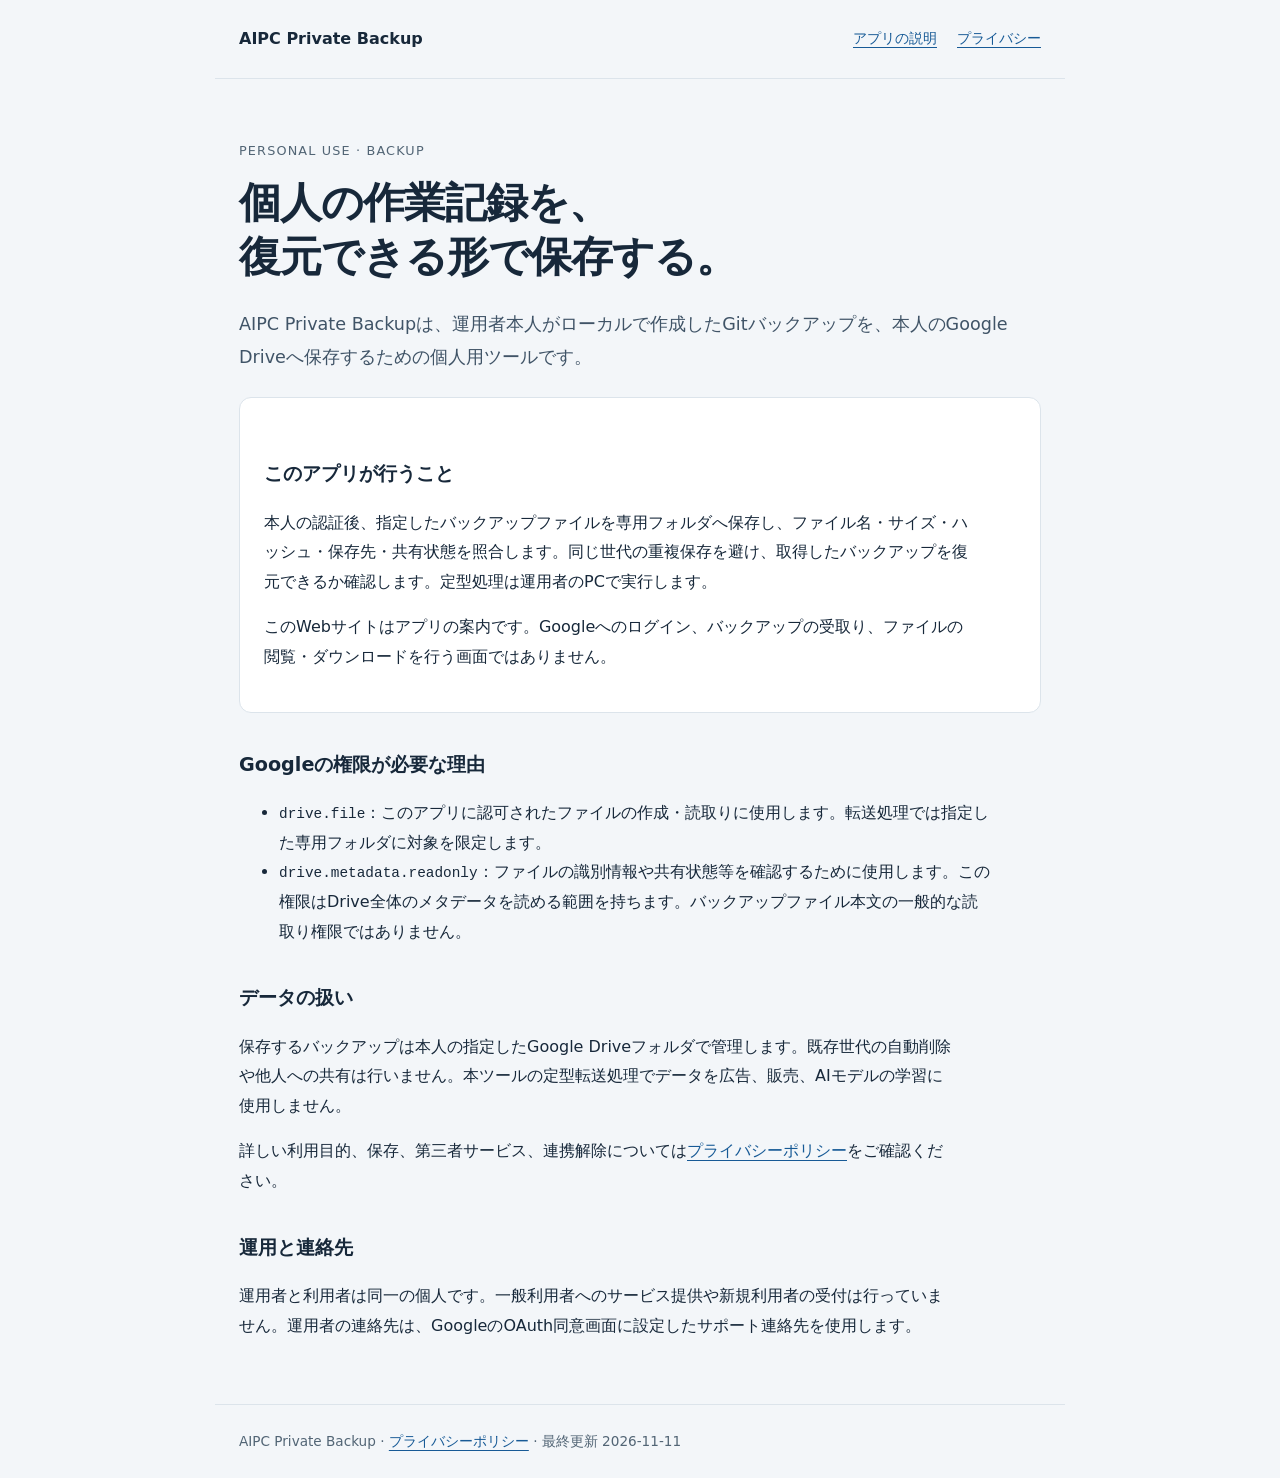
<file: index.html>
<!doctype html>
<html lang="ja"><head><meta charset="utf-8"><meta name="viewport" content="width=device-width,initial-scale=1"><title>AIPC Private Backup — 個人用バックアップ</title><meta name="description" content="個人利用のGitバックアップとGoogle Drive連携に関する説明。"><link rel="stylesheet" href="styles.css"></head>
<body><header><a class="brand" href="index.html">AIPC Private Backup</a><nav aria-label="ページ案内"><a href="index.html" aria-current="page">アプリの説明</a><a href="privacy.html">プライバシー</a></nav></header>
<main><p class="label">Personal use · Backup</p><h1>個人の作業記録を、<br>復元できる形で保存する。</h1><p class="lead">AIPC Private Backupは、運用者本人がローカルで作成したGitバックアップを、本人のGoogle Driveへ保存するための個人用ツールです。</p>
<div class="panel"><h2>このアプリが行うこと</h2><p>本人の認証後、指定したバックアップファイルを専用フォルダへ保存し、ファイル名・サイズ・ハッシュ・保存先・共有状態を照合します。同じ世代の重複保存を避け、取得したバックアップを復元できるか確認します。定型処理は運用者のPCで実行します。</p><p>このWebサイトはアプリの案内です。Googleへのログイン、バックアップの受取り、ファイルの閲覧・ダウンロードを行う画面ではありません。</p></div>
<h2>Googleの権限が必要な理由</h2><ul><li><span class="scope">drive.file</span>：このアプリに認可されたファイルの作成・読取りに使用します。転送処理では指定した専用フォルダに対象を限定します。</li><li><span class="scope">drive.metadata.readonly</span>：ファイルの識別情報や共有状態等を確認するために使用します。この権限はDrive全体のメタデータを読める範囲を持ちます。バックアップファイル本文の一般的な読取り権限ではありません。</li></ul>
<h2>データの扱い</h2><p>保存するバックアップは本人の指定したGoogle Driveフォルダで管理します。既存世代の自動削除や他人への共有は行いません。本ツールの定型転送処理でデータを広告、販売、AIモデルの学習に使用しません。</p><p>詳しい利用目的、保存、第三者サービス、連携解除については<a href="privacy.html">プライバシーポリシー</a>をご確認ください。</p>
<h2>運用と連絡先</h2><p>運用者と利用者は同一の個人です。一般利用者へのサービス提供や新規利用者の受付は行っていません。運用者の連絡先は、GoogleのOAuth同意画面に設定したサポート連絡先を使用します。</p></main>
<footer>AIPC Private Backup · <a href="privacy.html">プライバシーポリシー</a> · 最終更新 2026-11-11</footer></body></html>
</file>
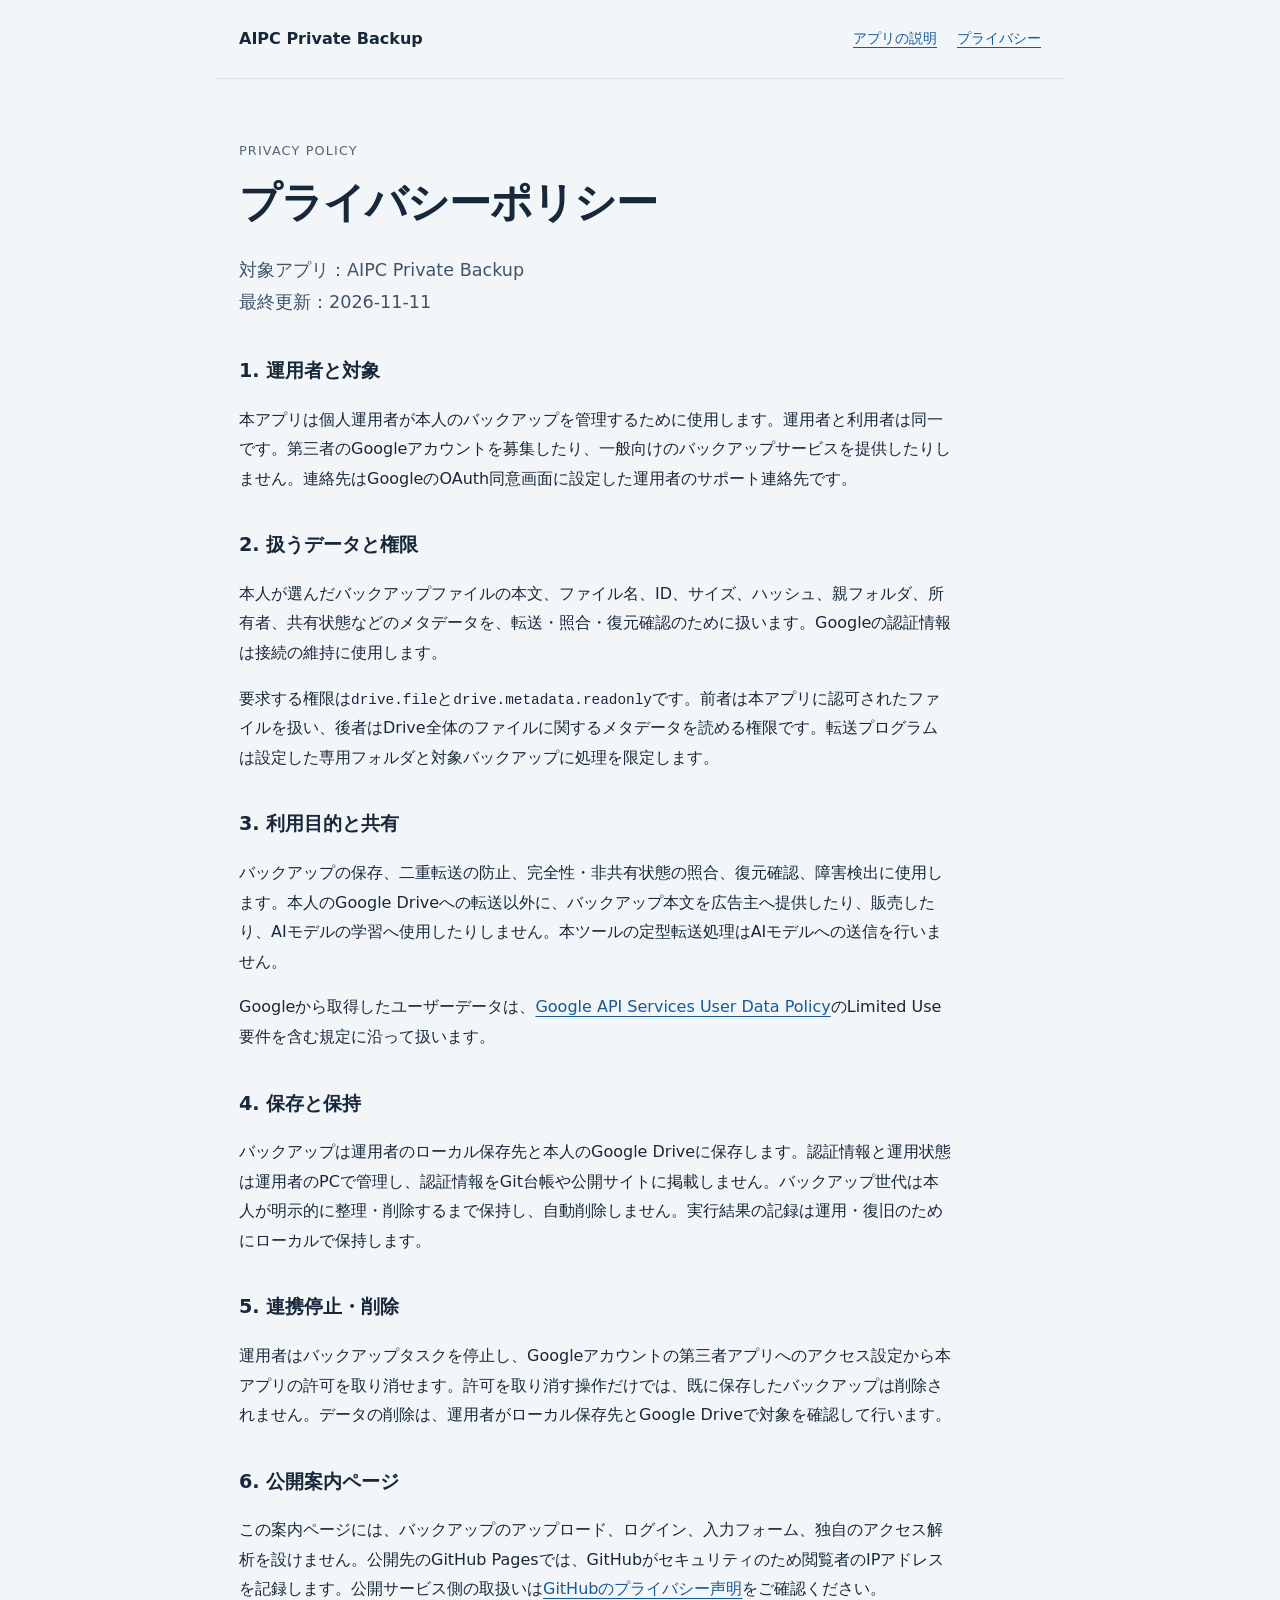
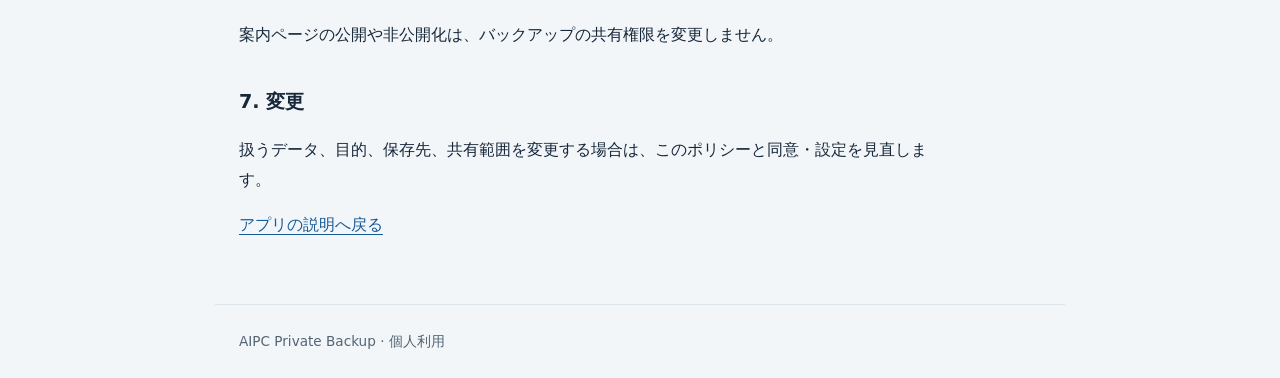
<file: privacy.html>
<!doctype html>
<html lang="ja"><head><meta charset="utf-8"><meta name="viewport" content="width=device-width,initial-scale=1"><title>プライバシーポリシー — AIPC Private Backup</title><meta name="description" content="AIPC Private Backupが扱うGoogleユーザーデータと連携解除について。"><link rel="stylesheet" href="styles.css"></head>
<body><header><a class="brand" href="index.html">AIPC Private Backup</a><nav aria-label="ページ案内"><a href="index.html">アプリの説明</a><a href="privacy.html" aria-current="page">プライバシー</a></nav></header>
<main><p class="label">Privacy policy</p><h1>プライバシーポリシー</h1><p class="lead">対象アプリ：AIPC Private Backup<br>最終更新：2026-11-11</p>
<h2>1. 運用者と対象</h2><p>本アプリは個人運用者が本人のバックアップを管理するために使用します。運用者と利用者は同一です。第三者のGoogleアカウントを募集したり、一般向けのバックアップサービスを提供したりしません。連絡先はGoogleのOAuth同意画面に設定した運用者のサポート連絡先です。</p>
<h2>2. 扱うデータと権限</h2><p>本人が選んだバックアップファイルの本文、ファイル名、ID、サイズ、ハッシュ、親フォルダ、所有者、共有状態などのメタデータを、転送・照合・復元確認のために扱います。Googleの認証情報は接続の維持に使用します。</p><p>要求する権限は<span class="scope">drive.file</span>と<span class="scope">drive.metadata.readonly</span>です。前者は本アプリに認可されたファイルを扱い、後者はDrive全体のファイルに関するメタデータを読める権限です。転送プログラムは設定した専用フォルダと対象バックアップに処理を限定します。</p>
<h2>3. 利用目的と共有</h2><p>バックアップの保存、二重転送の防止、完全性・非共有状態の照合、復元確認、障害検出に使用します。本人のGoogle Driveへの転送以外に、バックアップ本文を広告主へ提供したり、販売したり、AIモデルの学習へ使用したりしません。本ツールの定型転送処理はAIモデルへの送信を行いません。</p><p>Googleから取得したユーザーデータは、<a href="https://developers.google.com/terms/api-services-user-data-policy">Google API Services User Data Policy</a>のLimited Use要件を含む規定に沿って扱います。</p>
<h2>4. 保存と保持</h2><p>バックアップは運用者のローカル保存先と本人のGoogle Driveに保存します。認証情報と運用状態は運用者のPCで管理し、認証情報をGit台帳や公開サイトに掲載しません。バックアップ世代は本人が明示的に整理・削除するまで保持し、自動削除しません。実行結果の記録は運用・復旧のためにローカルで保持します。</p>
<h2>5. 連携停止・削除</h2><p>運用者はバックアップタスクを停止し、Googleアカウントの第三者アプリへのアクセス設定から本アプリの許可を取り消せます。許可を取り消す操作だけでは、既に保存したバックアップは削除されません。データの削除は、運用者がローカル保存先とGoogle Driveで対象を確認して行います。</p>
<h2>6. 公開案内ページ</h2><p>この案内ページには、バックアップのアップロード、ログイン、入力フォーム、独自のアクセス解析を設けません。公開先のGitHub Pagesでは、GitHubがセキュリティのため閲覧者のIPアドレスを記録します。公開サービス側の取扱いは<a href="https://docs.github.com/en/site-policy/privacy-policies/github-general-privacy-statement">GitHubのプライバシー声明</a>をご確認ください。</p><p>案内ページの公開や非公開化は、バックアップの共有権限を変更しません。</p>
<h2>7. 変更</h2><p>扱うデータ、目的、保存先、共有範囲を変更する場合は、このポリシーと同意・設定を見直します。</p><p><a href="index.html">アプリの説明へ戻る</a></p></main>
<footer>AIPC Private Backup · 個人利用</footer></body></html>
</file>
<file: styles.css>
:root{color-scheme:light;font-family:system-ui,-apple-system,"Segoe UI","Noto Sans JP",sans-serif;color:#17283a;background:#f3f6f9;line-height:1.85}*{box-sizing:border-box}body{margin:0}header,main,footer{max-width:850px;margin:auto;padding:24px}header{display:flex;justify-content:space-between;align-items:center;gap:20px;border-bottom:1px solid #dce4eb}a{color:#175a96;text-underline-offset:4px}nav{display:flex;gap:20px;font-size:.9rem}.brand{font-weight:700;text-decoration:none;color:#17283a}main{padding-top:48px;padding-bottom:48px}h1{font-size:clamp(1.8rem,5vw,2.6rem);line-height:1.3;letter-spacing:-.025em;margin:10px 0 24px}h2{font-size:1.2rem;margin-top:34px}p,li{max-width:70ch}.label{color:#526575;font-size:.8rem;letter-spacing:.09em;text-transform:uppercase}.lead{font-size:1.1rem;color:#405467}.panel{background:white;border:1px solid #dce4eb;border-radius:12px;padding:24px;margin:24px 0}.scope{font-family:ui-monospace,monospace;overflow-wrap:anywhere;font-size:.9rem}footer{border-top:1px solid #dce4eb;font-size:.85rem;color:#526575}a:focus-visible{outline:3px solid #175a96;outline-offset:4px}@media(max-width:520px){header{align-items:flex-start;flex-direction:column;padding:18px}main,footer{padding:24px 18px}.panel{padding:18px}}
</file>
